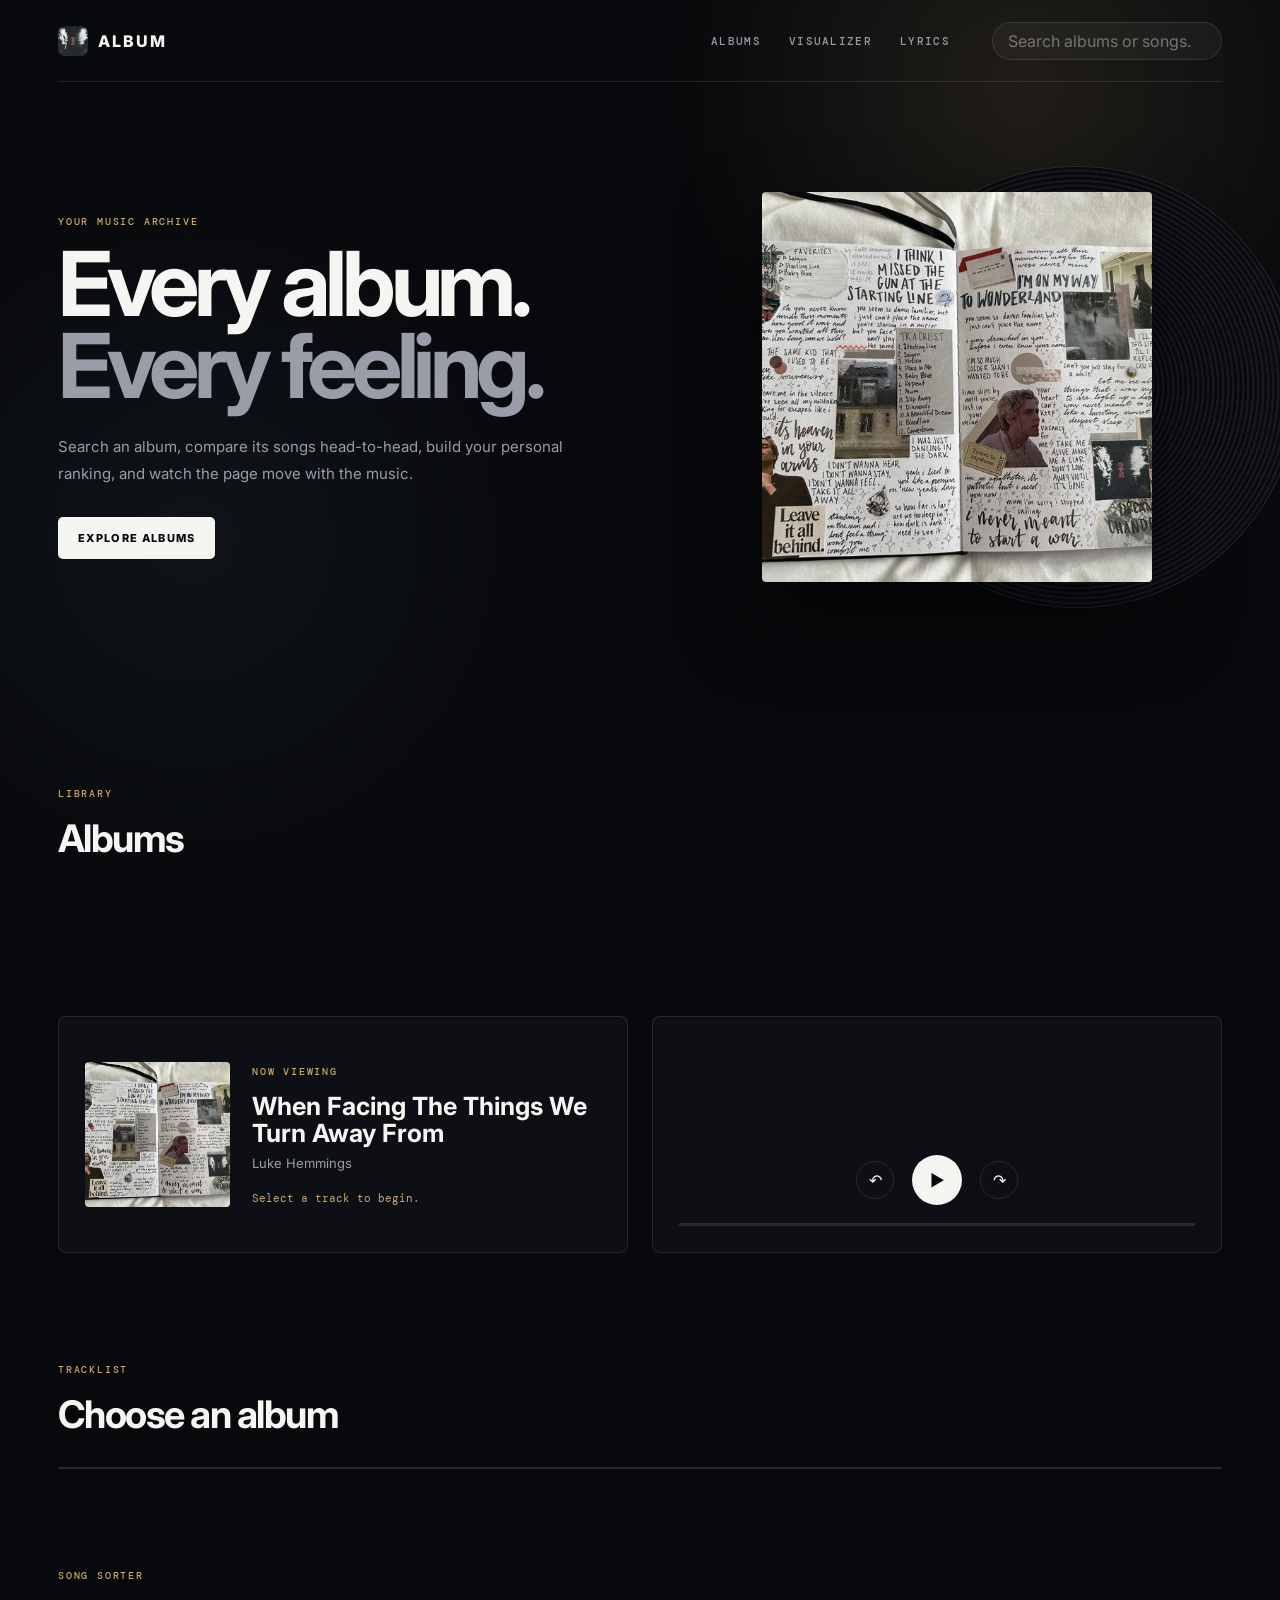
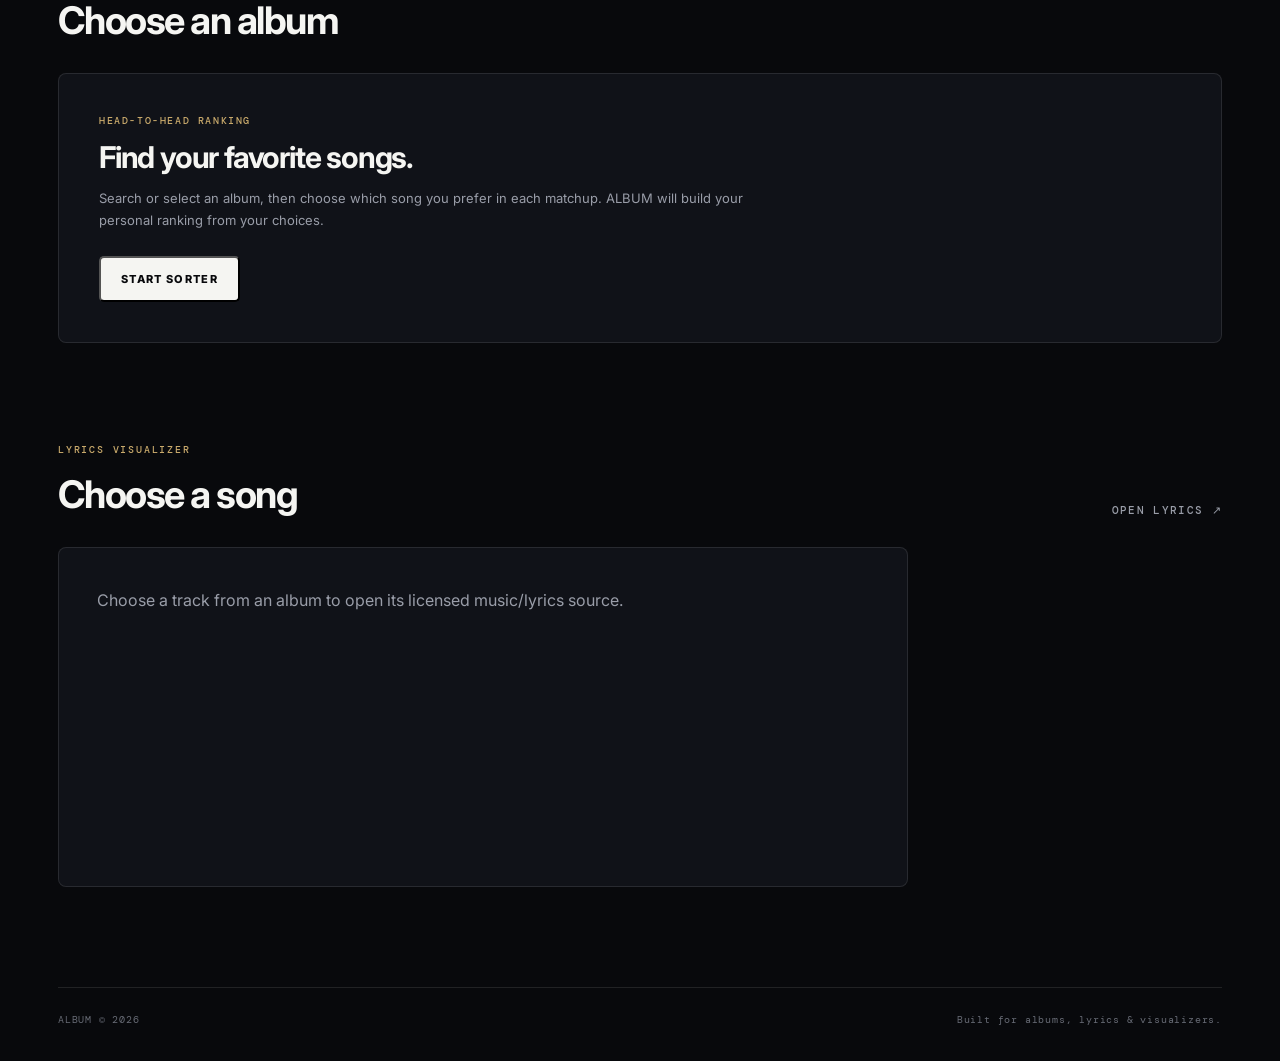
<file: index.html>
<!DOCTYPE html>
<html lang="en">
<head>
  <meta charset="UTF-8">
  <meta name="viewport" content="width=device-width, initial-scale=1.0">
  <meta name="description" content="ALBUM — an album, lyrics and visualizer experience.">
  <title>ALBUM — Music Visualizer</title>
  <link rel="icon" href="logo.png" type="image/png">
  <link rel="stylesheet" href="style.css?v=20260930b">
</head>
<body>
  <div class="app-shell">
    <header class="navbar">
      <a class="brand" href="#" aria-label="ALBUM home">
        <img src="logo.png" alt="" class="brand-logo">
        <span>ALBUM</span>
      </a>

      <nav class="nav-links">
        <a href="#albums">ALBUMS</a>
        <a href="#visualizer">VISUALIZER</a>
        <a href="#lyrics">LYRICS</a>
      </nav>

      <div class="search-wrap">
        <label class="sr-only" for="search">Search albums and songs</label>
        <input id="search" type="search" placeholder="Search albums or songs..." autocomplete="off">
      </div>
    </header>

    <main>
      <section class="hero" id="home">
        <div class="hero-copy">
          <p class="eyebrow">YOUR MUSIC ARCHIVE</p>
          <h1>Every album.<br><span>Every feeling.</span></h1>
          <p class="hero-text">Search an album, compare its songs head-to-head, build your personal ranking, and watch the page move with the music.</p>
          <a class="primary-btn" href="#albums">EXPLORE ALBUMS</a>
        </div>
        <div class="hero-art">
          <div class="vinyl"></div>
          <img id="heroCover" src="t.jpg" alt="Featured album cover">
        </div>
      </section>

      <section class="section" id="albums">
        <div class="section-heading">
          <div>
            <p class="eyebrow">LIBRARY</p>
            <h2>Albums</h2>
          </div>
          <span id="albumCount" class="count"></span>
        </div>
        <div id="albumGrid" class="album-grid"></div>
        <p id="emptyState" class="empty-state" hidden>No albums or songs match your search.</p>
      </section>

      <section class="player-section" id="visualizer">
        <div class="now-playing">
          <img id="playerCover" src="t.jpg" alt="Album cover">
          <div>
            <p class="eyebrow">NOW VIEWING</p>
            <h2 id="playerAlbum">When Facing The Things We Turn Away From</h2>
            <p id="playerArtist">Luke Hemmings</p>
            <p id="playerTrack">Select a track to begin.</p>
          </div>
        </div>

        <div class="visualizer-card">
          <div id="bars" class="bars" aria-hidden="true"></div>
          <div class="player-controls">
            <button id="prevBtn" class="icon-btn" aria-label="Previous track">↶</button>
            <button id="playBtn" class="play-btn" aria-label="Play visualizer">▶</button>
            <button id="nextBtn" class="icon-btn" aria-label="Next track">↷</button>
          </div>
          <div class="progress-track"><div id="progress" class="progress"></div></div>
        </div>
      </section>

      <section class="tracklist-section" id="tracklist">
        <div class="section-heading">
          <div>
            <p class="eyebrow">TRACKLIST</p>
            <h2 id="tracklistTitle">Choose an album</h2>
          </div>
          <span id="trackCount" class="count"></span>
        </div>
        <div id="tracklistBox" class="tracklist-box"></div>
      </section>

      <section class="sorter-section" id="sorter">
        <div class="section-heading">
          <div>
            <p class="eyebrow">SONG SORTER</p>
            <h2 id="sorterTitle">Choose an album</h2>
          </div>
          <span id="sorterProgress" class="count"></span>
        </div>

        <div id="sorterIntro" class="sorter-panel">
          <p class="sorter-kicker">HEAD-TO-HEAD RANKING</p>
          <h3>Find your favorite songs.</h3>
          <p>Search or select an album, then choose which song you prefer in each matchup. ALBUM will build your personal ranking from your choices.</p>
          <button id="startSorterBtn" class="primary-btn" type="button">START SORTER</button>
        </div>

        <div id="sorterMatchup" class="sorter-panel matchup-panel" hidden>
          <p class="sorter-kicker">WHICH SONG DO YOU PREFER?</p>
          <div class="matchup">
            <button id="choiceA" class="song-choice" type="button">
              <span class="choice-label">A</span>
              <strong id="choiceATitle">Song A</strong>
              <span id="choiceADuration"></span>
            </button>
            <span class="versus">VS</span>
            <button id="choiceB" class="song-choice" type="button">
              <span class="choice-label">B</span>
              <strong id="choiceBTitle">Song B</strong>
              <span id="choiceBDuration"></span>
            </button>
          </div>
          <p class="sorter-hint">Your choice is saved instantly. You can restart at any time.</p>
        </div>

        <div id="sorterResults" class="sorter-panel results-panel" hidden>
          <div class="results-header">
            <div>
              <p class="sorter-kicker">YOUR PERSONAL RANKING</p>
              <h3 id="resultsTitle">Album ranking</h3>
            </div>
            <button id="restartSorterBtn" class="secondary-btn" type="button">RESTART SORTER</button>
          </div>
          <ol id="rankingList" class="ranking-list"></ol>
        </div>
      </section>

      <section class="lyrics-section" id="lyrics">
        <div class="section-heading">
          <div>
            <p class="eyebrow">LYRICS VISUALIZER</p>
            <h2 id="lyricsTitle">Choose a song</h2>
          </div>
          <a id="lyricsLink" class="text-link" href="#" target="_blank" rel="noopener">OPEN LYRICS ↗</a>
        </div>
        <div id="lyricsBox" class="lyrics-box">
          <p class="lyrics-placeholder">Choose a track from an album to open its licensed music/lyrics source.</p>
        </div>
      </section>
    </main>

    <footer>
      <span>ALBUM © 2026</span>
      <span>Built for albums, lyrics & visualizers.</span>
    </footer>
  </div>

  <script src="albums.js?v=20260930b"></script>
  <script src="style.js?v=20260930b"></script>
</body>
</html>
</file>
<file: style.css>
@import url('https://fonts.googleapis.com/css2?family=DM+Mono:wght@400;500&family=Inter:wght@400;500;600;700;800&display=swap');

:root{
  --bg:#08090c;
  --panel:#101218;
  --panel-2:#171a22;
  --text:#f5f5f2;
  --muted:#999da8;
  --accent:#c8a96b;
  --line:rgba(255,255,255,.1);
  --max:1220px;
}
*{box-sizing:border-box;margin:0;padding:0}
html{scroll-behavior:smooth}
body{
  background:var(--bg); color:var(--text); font-family:Inter,Arial,sans-serif;
  min-height:100vh;
}
body::before{
  content:""; position:fixed; inset:0; pointer-events:none; z-index:-1;
  background:radial-gradient(circle at 80% 10%,rgba(200,169,107,.13),transparent 28%),
             radial-gradient(circle at 15% 60%,rgba(70,100,130,.12),transparent 32%);
}
a{color:inherit;text-decoration:none}
button,input{font:inherit}
.app-shell{width:min(100%,var(--max));margin:auto;padding:0 28px}
.navbar{height:82px;display:flex;align-items:center;gap:42px;border-bottom:1px solid var(--line)}
.brand{display:flex;align-items:center;gap:10px;font-weight:800;letter-spacing:.12em}
.brand-logo{width:30px;height:30px;object-fit:cover;border-radius:7px}
.nav-links{display:flex;gap:28px;margin-left:auto}
.nav-links a,.text-link{font:500 11px 'DM Mono',monospace;letter-spacing:.12em;color:var(--muted);transition:.25s}
.nav-links a:hover,.text-link:hover{color:var(--text)}
.search-wrap{width:230px}
.search-wrap input{
  width:100%;height:38px;border:1px solid var(--line);border-radius:20px;
  background:rgba(255,255,255,.04);color:var(--text);padding:0 15px;outline:none;
}
.search-wrap input:focus{border-color:rgba(200,169,107,.65)}
.hero{min-height:610px;display:grid;grid-template-columns:1.05fr .95fr;align-items:center;gap:50px}
.eyebrow{font:500 10px 'DM Mono',monospace;letter-spacing:.18em;color:var(--accent);margin-bottom:15px}
.hero h1{font-size:clamp(48px,7vw,92px);line-height:.92;letter-spacing:-.06em;margin-bottom:26px}
.hero h1 span{color:var(--muted)}
.hero-text{max-width:520px;color:var(--muted);line-height:1.8;font-size:15px;margin-bottom:30px}
.primary-btn{display:inline-flex;padding:14px 20px;background:var(--text);color:#08090c;border-radius:5px;font-size:11px;font-weight:800;letter-spacing:.12em}
.hero-art{position:relative;display:grid;place-items:center;min-height:500px}
.hero-art img{width:min(390px,70vw);aspect-ratio:1;object-fit:cover;position:relative;z-index:2;border-radius:4px;box-shadow:0 35px 80px rgba(0,0,0,.6)}
.vinyl{position:absolute;width:440px;max-width:78vw;aspect-ratio:1;border-radius:50%;background:repeating-radial-gradient(circle,#17191e 0 2px,#090a0d 3px 5px);transform:translateX(120px);box-shadow:0 0 0 1px #292c34}
.section{padding:95px 0}
.section-heading{display:flex;align-items:end;justify-content:space-between;margin-bottom:30px}
.section-heading h2{font-size:38px;letter-spacing:-.04em}
.count{color:var(--muted);font:11px 'DM Mono',monospace}
.album-grid{display:grid;grid-template-columns:repeat(4,1fr);gap:20px}
.album-card{border:1px solid var(--line);background:var(--panel);padding:12px;border-radius:7px;cursor:pointer;transition:.3s;overflow:hidden}
.album-card:hover,.album-card.active{transform:translateY(-6px);border-color:rgba(200,169,107,.55);background:var(--panel-2)}
.cover{aspect-ratio:1;overflow:hidden;border-radius:4px;margin-bottom:15px;background:#181a20}
.cover img{width:100%;height:100%;object-fit:cover;transition:.45s}
.album-card:hover .cover img{transform:scale(1.04)}
.album-card h3{font-size:15px;margin-bottom:6px}
.album-card p{font-size:12px;color:var(--muted);white-space:nowrap;overflow:hidden;text-overflow:ellipsis}
.album-card .year{font:10px 'DM Mono',monospace;color:var(--accent);margin-top:10px}
.empty-state{text-align:center;color:var(--muted);padding:45px}
.player-section{display:grid;grid-template-columns:1fr 1fr;gap:24px;padding:30px 0 110px}
.now-playing,.visualizer-card{border:1px solid var(--line);background:rgba(16,18,24,.82);border-radius:8px;padding:26px}
.now-playing{display:flex;gap:22px;align-items:center}
.now-playing img{width:145px;height:145px;object-fit:cover;border-radius:4px}
.now-playing h2{font-size:25px;line-height:1.1;margin-bottom:7px}
.now-playing #playerArtist{color:var(--muted);font-size:13px;margin-bottom:20px}
.now-playing #playerTrack{font:11px 'DM Mono',monospace;color:var(--accent)}
.visualizer-card{display:flex;flex-direction:column;justify-content:center;min-height:200px}
.bars{height:100px;display:flex;align-items:center;justify-content:center;gap:4px}
.bar{width:5px;height:18px;background:var(--accent);border-radius:5px;transform-origin:center;opacity:.65}
.playing .bar{animation:pulse .75s ease-in-out infinite alternate}
@keyframes pulse{from{transform:scaleY(.35)}to{transform:scaleY(var(--h))}}
.player-controls{display:flex;justify-content:center;align-items:center;gap:18px;margin:12px 0 18px}
.icon-btn,.play-btn{border:1px solid var(--line);background:transparent;color:var(--text);border-radius:50%;cursor:pointer}
.icon-btn{width:38px;height:38px}
.play-btn{width:50px;height:50px;background:var(--text);color:#08090c;border:none}
.progress-track{height:3px;background:#282b33;border-radius:10px;overflow:hidden}
.progress{height:100%;width:0;background:var(--accent);transition:width .1s linear}
.lyrics-section{padding:0 0 100px}
.lyrics-box{min-height:340px;border:1px solid var(--line);background:var(--panel);border-radius:8px;padding:38px;max-width:850px}
.lyric-line{color:#777c88;font-size:24px;line-height:1.8;transition:.3s}
.lyric-line.active{color:var(--text);transform:translateX(8px)}
.lyrics-placeholder{color:var(--muted);line-height:1.8}
footer{border-top:1px solid var(--line);padding:25px 0 35px;display:flex;justify-content:space-between;color:#676b75;font:10px 'DM Mono',monospace;letter-spacing:.08em}
.sr-only{position:absolute;width:1px;height:1px;padding:0;margin:-1px;overflow:hidden;clip:rect(0,0,0,0);white-space:nowrap;border:0}
@media(max-width:900px){
  .navbar{gap:18px}.nav-links{display:none}.search-wrap{margin-left:auto;width:190px}
  .hero{grid-template-columns:1fr;min-height:auto;padding:70px 0}.hero-art{min-height:400px}.vinyl{transform:translateX(70px)}
  .album-grid{grid-template-columns:repeat(2,1fr)}.player-section{grid-template-columns:1fr}
}
@media(max-width:560px){
  .app-shell{padding:0 17px}.search-wrap{width:145px}.hero h1{font-size:52px}
  .hero-art{min-height:320px}.hero-art img{width:270px}.vinyl{width:300px;transform:translateX(50px)}
  .album-grid{grid-template-columns:1fr 1fr;gap:10px}.album-card{padding:8px}
  .now-playing{align-items:flex-start}.now-playing img{width:95px;height:95px}.now-playing h2{font-size:19px}
  .lyrics-box{padding:24px}.lyric-line{font-size:18px}footer{flex-direction:column;gap:8px}
}

.tracklist-section{padding:0 0 100px}
.tracklist-box{border:1px solid var(--line);background:var(--panel);border-radius:8px;overflow:hidden}
.track-row{width:100%;display:grid;grid-template-columns:55px 1fr 80px;gap:15px;align-items:center;text-align:left;border:0;border-bottom:1px solid var(--line);background:transparent;color:var(--text);padding:17px 20px;cursor:pointer;transition:.2s}
.track-row:last-child{border-bottom:0}
.track-row:hover,.track-row.active{background:var(--panel-2)}
.track-number,.track-duration{font:11px 'DM Mono',monospace;color:var(--muted)}
.track-row.active .track-number,.track-row.active .track-name{color:var(--accent)}
.track-name{font-size:14px}
.track-duration{text-align:right}
.player-note{margin-top:14px;text-align:center;color:var(--muted);font:10px 'DM Mono',monospace}
@media(max-width:560px){.track-row{grid-template-columns:38px 1fr 60px;padding:14px 13px}.track-name{font-size:13px}}


.sort-album-btn,.secondary-btn{border:1px solid var(--line);background:transparent;color:var(--text);border-radius:4px;padding:9px 11px;font:500 9px 'DM Mono',monospace;letter-spacing:.1em;cursor:pointer;margin-top:13px;transition:.2s}
.sort-album-btn:hover,.secondary-btn:hover{border-color:var(--accent);color:var(--accent)}
.sorter-section{padding:0 0 100px}
.sorter-panel{border:1px solid var(--line);background:var(--panel);border-radius:8px;padding:40px}
.sorter-kicker{font:500 10px 'DM Mono',monospace;letter-spacing:.16em;color:var(--accent);margin-bottom:12px}
.sorter-panel h3{font-size:30px;letter-spacing:-.04em;margin-bottom:12px}
.sorter-panel>p:not(.sorter-kicker),.sorter-hint{color:var(--muted);line-height:1.7;font-size:13px;max-width:650px;margin-bottom:25px}
.matchup{display:grid;grid-template-columns:1fr 70px 1fr;align-items:center;gap:20px;max-width:900px;margin:auto}
.song-choice{min-height:190px;border:1px solid var(--line);background:var(--panel-2);color:var(--text);border-radius:7px;padding:28px;text-align:left;cursor:pointer;display:flex;flex-direction:column;justify-content:center;transition:.25s}
.song-choice:hover{transform:translateY(-5px);border-color:var(--accent);box-shadow:0 15px 35px rgba(0,0,0,.25)}
.choice-label{font:500 10px 'DM Mono',monospace;color:var(--accent);margin-bottom:18px}
.song-choice strong{font-size:25px;line-height:1.1}
.song-choice span:last-child{font:10px 'DM Mono',monospace;color:var(--muted);margin-top:15px}
.versus{text-align:center;font:500 12px 'DM Mono',monospace;color:var(--muted)}
.sorter-hint{text-align:center!important;margin:25px auto 0!important}
.results-header{display:flex;justify-content:space-between;align-items:flex-start;gap:20px;margin-bottom:25px}
.results-header h3{margin:0}
.ranking-list{list-style:none;border:1px solid var(--line);border-radius:6px;overflow:hidden}
.ranking-row{display:grid;grid-template-columns:65px 1fr 80px;gap:15px;align-items:center;padding:17px 20px;border-bottom:1px solid var(--line);background:transparent}
.ranking-row:last-child{border-bottom:0}
.rank-number,.rank-duration{font:11px 'DM Mono',monospace;color:var(--muted)}
.rank-song{font-size:14px}
.ranking-row:first-child .rank-number,.ranking-row:first-child .rank-song{color:var(--accent)}
@media(max-width:700px){
  .sorter-panel{padding:24px}
  .matchup{grid-template-columns:1fr;gap:12px}
  .versus{padding:3px}
  .song-choice{min-height:130px}
  .results-header{flex-direction:column}
}
@media(max-width:560px){.ranking-row{grid-template-columns:40px 1fr 60px;padding:14px 13px}.rank-song{font-size:13px}}
</file>
